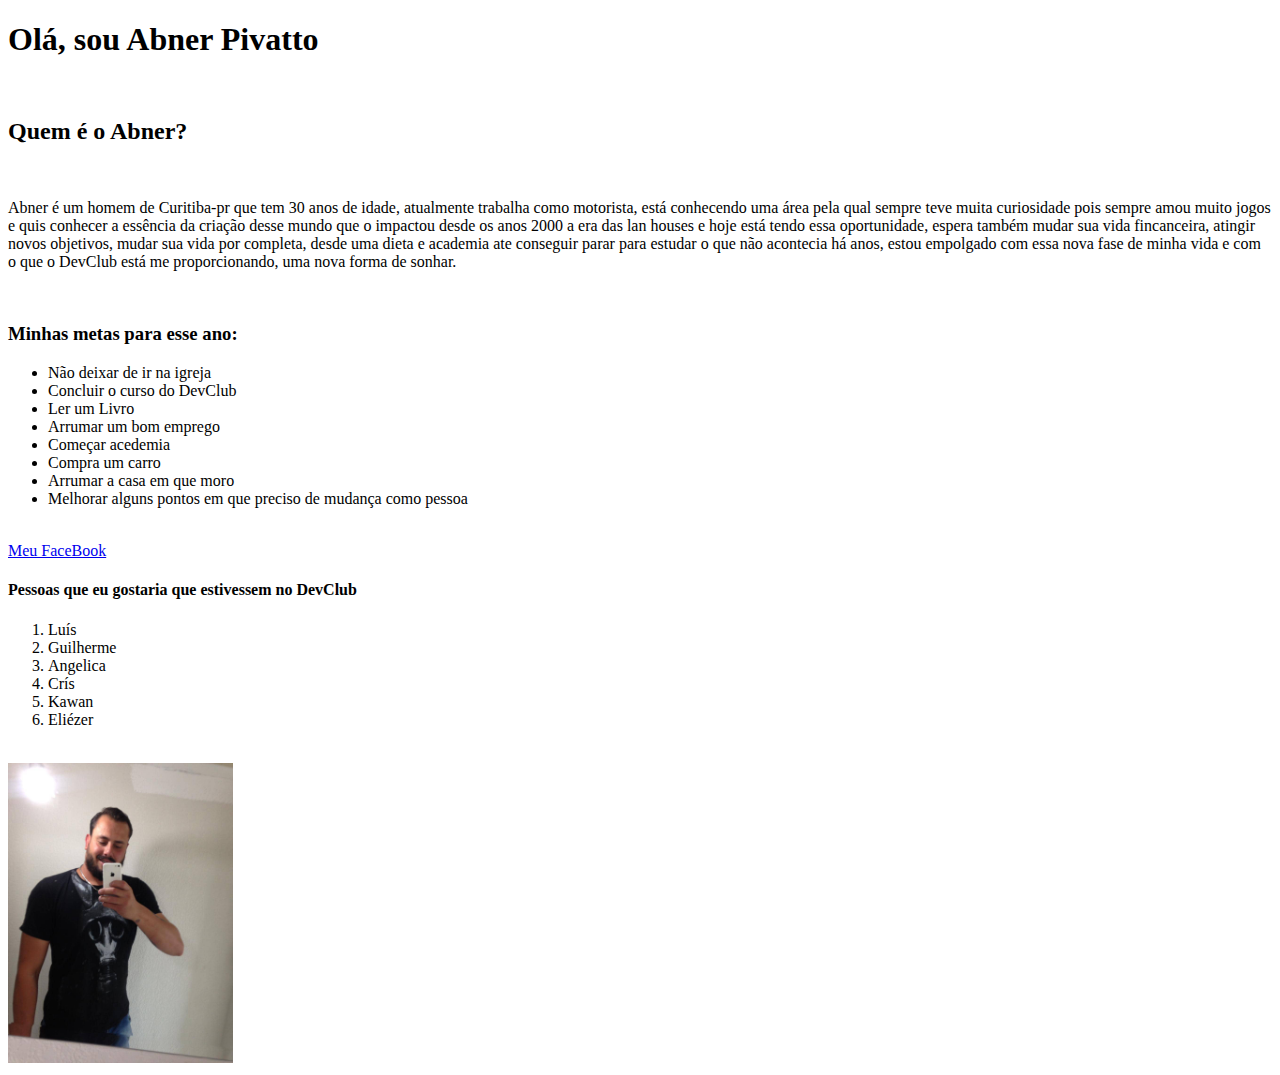
<file: Primeiro contato com Vs/Desafio1.html>
<!DOCTYPE html>
<html lang="pt-br">

<head>
    <meta charset="UTF-8" />
    <meta http-equiv="X-UA-Compatible" content="IE=edge" />
    <meta name="viewport" content="width=device-width, initial-scale=1.0" />
    <title>Quem sou eu!</title>
</head>

<body>
    <h1>Olá, sou Abner Pivatto</h1>
    <br />
    <h2>Quem é o Abner?</h2>
    <br />
    <p>
        Abner é um homem de Curitiba-pr que tem 30 anos de idade, atualmente
        trabalha como motorista, está conhecendo uma área pela qual sempre teve
        muita curiosidade pois sempre amou muito jogos e quis conhecer a essência
        da criação desse mundo que o impactou desde os anos 2000 a era das lan
        houses e hoje está tendo essa oportunidade, espera também mudar sua vida
        fincanceira, atingir novos objetivos, mudar sua vida por completa, desde
        uma dieta e academia ate conseguir parar para estudar o que não acontecia
        há anos, estou empolgado com essa nova fase de minha vida e com o que o
        DevClub está me proporcionando, uma nova forma de sonhar.
    </p>

    <br/>

    <h3>Minhas metas para esse ano:</h3>
    <ul>
        <li>Não deixar de ir na igreja</li>
        <li>Concluir o curso do DevClub</li>
        <li>Ler um Livro</li>
        <li>Arrumar um bom emprego</li>
        <li>Começar acedemia</li>
        <li>Compra um carro</li>
        <li>Arrumar a casa em que moro</li>
        <li>Melhorar alguns pontos em que preciso de mudança como pessoa</li>
    </ul>

    <br />

    <a href="https://www.facebook.com/abner.pivatto" target="_blank">Meu FaceBook</a>

    <br />

    <h4>Pessoas que eu gostaria que estivessem no DevClub</h4>
    <ol>
        <li>Luís</li>
        <li>Guilherme</li>
        <li>Angelica</li>
        <li>Crís</li>
        <li>Kawan</li>
        <li>Eliézer</li>
    </ol>

    <br />

    <img src="./eu1.jpg" alt="foto-de-abner" height="300px" />
</body>

</html>
</file>
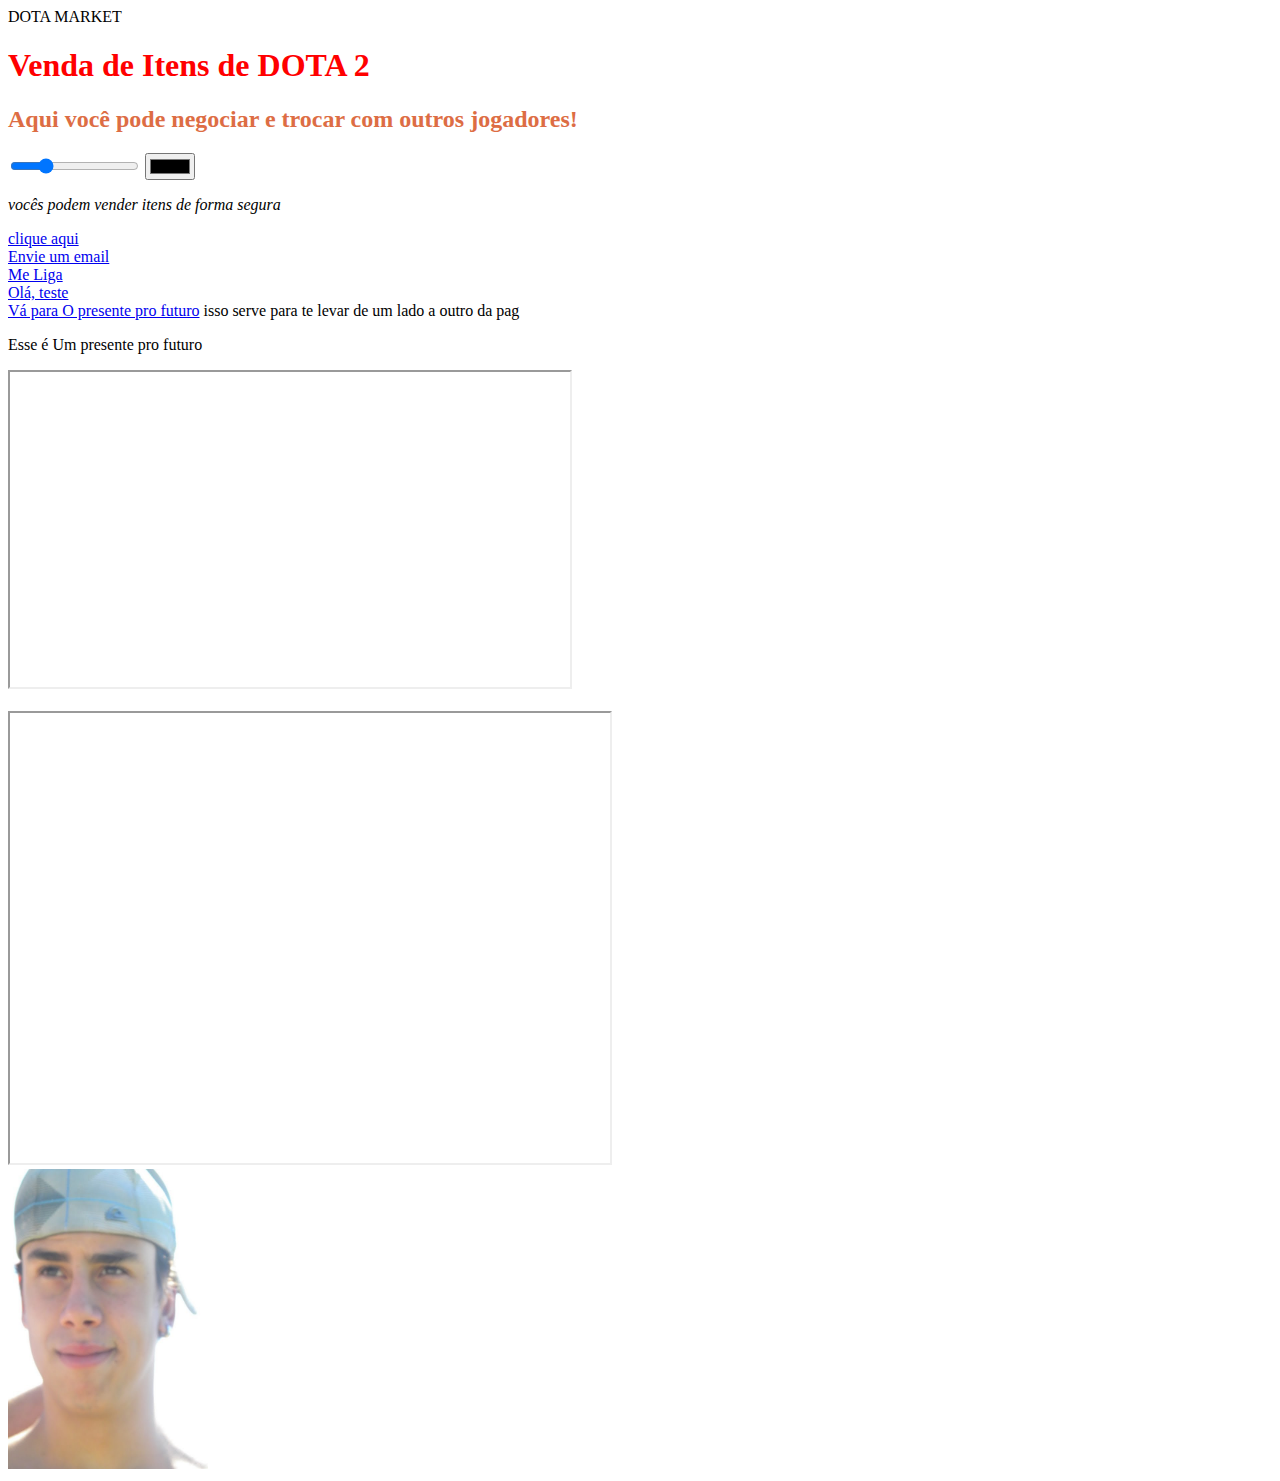
<file: Primeiro contato com Vs/DevClub.html>
<!DOCTYPE html>

<html lang= "pt-br"> </html>


<head>DOTA MARKET
    
    <title>DOTA MARKET</title>

    <link rel="stylesheet" href="./styless.css">

</head>



     <br> 
    
    <h1>Venda de Itens de DOTA 2</h1> 
    
    <h2>Aqui você pode negociar e trocar  com outros jogadores!</h2>
    
    <input type="range" min="100" max="500" value="200" />
    
    <input type="color" />
    
    <p><i>vocês podem vender itens de forma segura</i></p> 
      
     <a href="https://www.google.com/" target="_blank"> clique aqui </a>
     
     <br>
     
     <a href="mailto:abnerpivatto@gmail.com">Envie um email</a>
    
     <br>
    
    <a href="tel:+5541988318773">Me Liga </a> 
    
    <br>

    <a href="./teste.html"target="_blank">Olá, teste</a>

    <br>

    <a href="#Um presente pro futuro"> Vá para O presente pro futuro</a>
       isso serve para te levar de um lado a outro
        da pag
    <p id="Um presente pro futuro"> Esse é Um presente pro futuro</p>

    <iframe width="560" height="315" 
    src="https://www.youtube.com/embed/UveMYzBgjL4" 
    title="YouTube video player" 
    frameborder="10" 
    allow="accelerometer; autoplay; clipboard-write; encrypted-media; gyroscope; picture-in-picture; web-share" 
    allowfullscreen>
    </iframe>
    <br>
    
    <br>
    
    <iframe src="https://www.google.com/maps/embed?pb=!1m18!1m12!1m3!1d3604.095379067227!2d-49.3279034843727!3d-25.401617737994297!2m3!1f0!2f0!3f0!3m2!1i1024!2i768!4f13.1!3m3!1m2!1s0x94dce1a797387eb3%3A0x43a8619230ee1a49!2sR.%20Marchanjo%20Bianchini%2C%20122%20-%20Santa%20Felicidade%2C%20Curitiba%20-%20PR%2C%2082020-560!5e0!3m2!1spt-BR!2sbr!4v1677537389013!5m2!1spt-BR!2sbr" 
    width="600" 
    height="450" 
    style="border:10;" 
    allowfullscreen="" 
    loading="lazy" 
    referrerpolicy="no-referrer-when-downgrade">
    </iframe>
   
    </br>
   
    <img 
src="./eu.jpg"
alt="foto-do-abner"
height="300px"
width="200px" />
 

    </body>
</file>
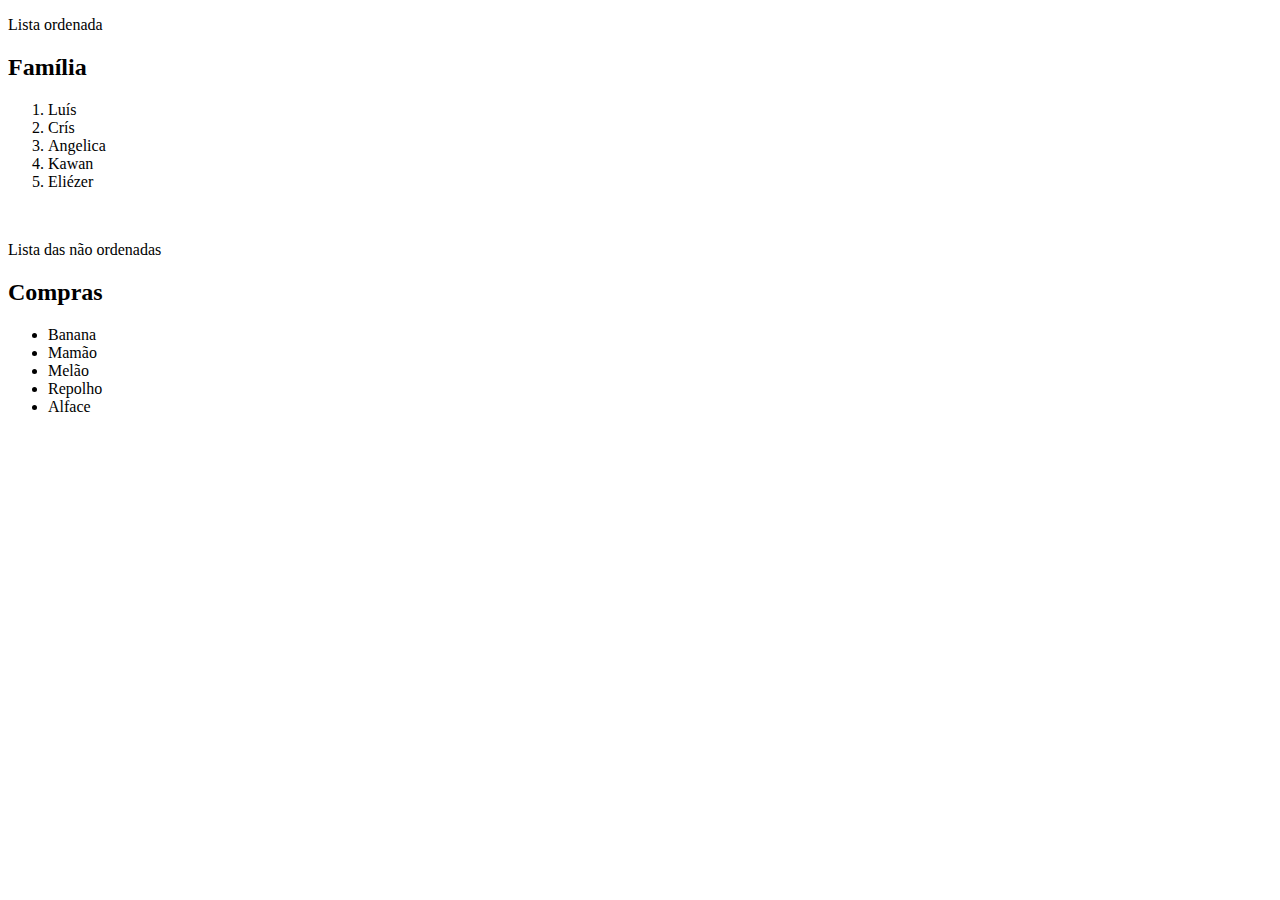
<file: Primeiro contato com Vs/Listas.html>
<!DOCTYPE html>
<html lang="pt-br">
<head>
    <meta charset="UTF-8">
    <meta http-equiv="X-UA-Compatible" content="IE=edge">
    <meta name="viewport" content="width=device-width, initial-scale=1.0">
    <title>Document</title>
</head>
<body>
    <p>Lista ordenada</p>
    <h2>Família</h2>

<ol>
 <li>Luís</li>
 <li>Crís</li>
 <li>Angelica</li>
 <li>Kawan</li>
 <li>Eliézer</li>   
</ol> 

<br>
<p>Lista das não ordenadas</p>
<h2>Compras</h2>
<ul>
    <li>Banana</li>
    <li>Mamão</li>
    <li>Melão</li>
    <li>Repolho</li>
    <li>Alface</li>
</ul>
</body>
</html>
</file>
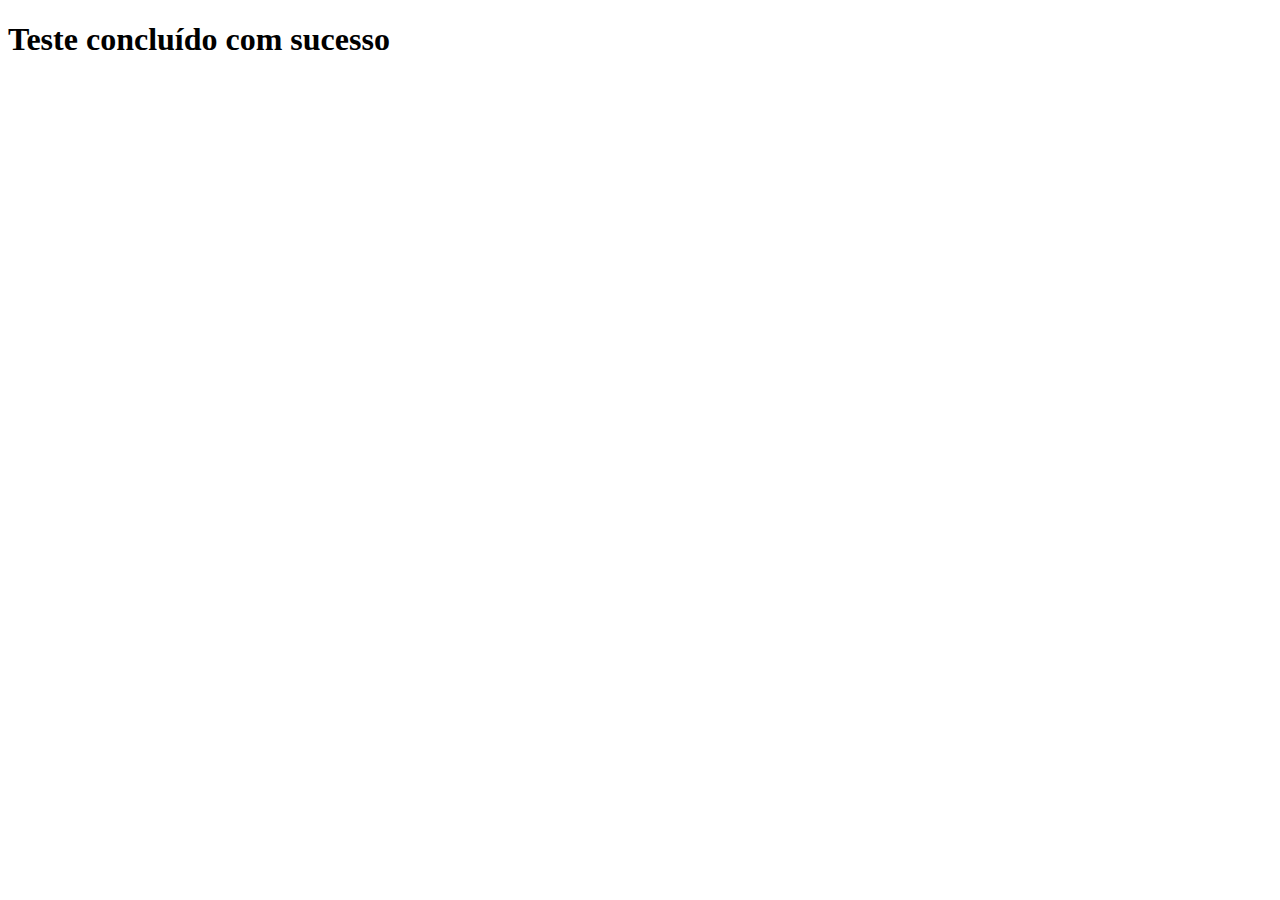
<file: Primeiro contato com Vs/Teste.html>
<!DOCTYPE html>
<html lang="pt-br">
<head>
    <meta charset="UTF-8">
    <meta http-equiv="X-UA-Compatible" content="IE=edge">
    <meta name="viewport" content="width=device-width, initial-scale=1.0">
    <title>Document</title>
</head>
<body>
    <h1>Teste concluído com sucesso</h1>
    
</body>
</html>
</file>
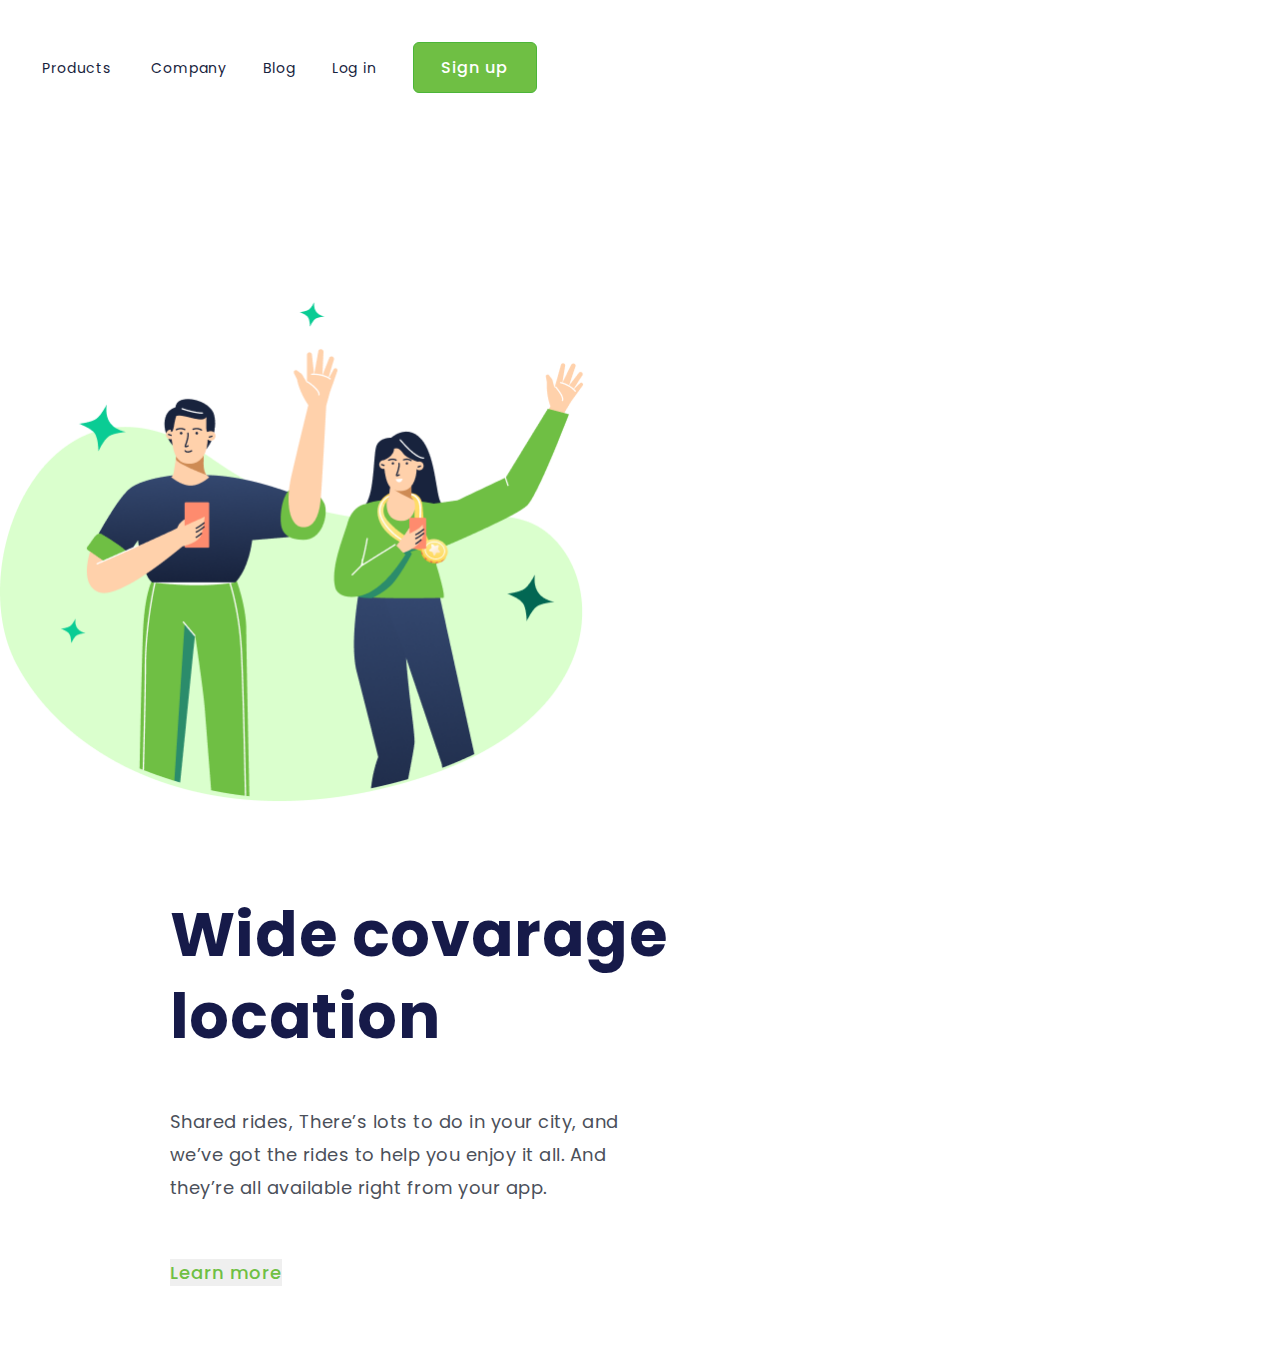
<file: Primeiro Projeto DevClub/Desafio.html>
<!DOCTYPE html>
<html lang="pt-br">
<head>
    <meta charset="UTF-8">
    <meta http-equiv="X-UA-Compatible" content="IE=edge">
    <meta name="viewport" content="width=device-width, initial-scale=1.0">
    <title>Wide Coverage Location</title>
    <link rel="stylesheet" href="./Desafio.css">
    <link rel="preconnect" href="https://fonts.googleapis.com">
<link rel="preconnect" href="https://fonts.gstatic.com" crossorigin>
<link href="https://fonts.googleapis.com/css2?family=Poppins:wght@400;500;700&display=swap" rel="stylesheet">
<body>
    <header>
        <a class="link-header">Products</a>
        <a class="link-header1">Company</a>
        <a class="link-header1">Blog</a>
        <a class="link-header1">Log in</a>
        <button class="button-header">Sign up</button>
    </header>

    <main>

        <img src="../Img/desafio1.png" alt="Wide-Covarage-Location-logo" class="logo-image"> 
    
        <section>
           <h1>Wide covarage location</h1>
           <p>Shared rides, There’s lots to do in your city, and we’ve got the rides to help you enjoy it all. And they’re all available right from your app.</p> 
           <button class="button-main">Learn more</button>

         </section>
    </main>
</body>
</html>
</file>
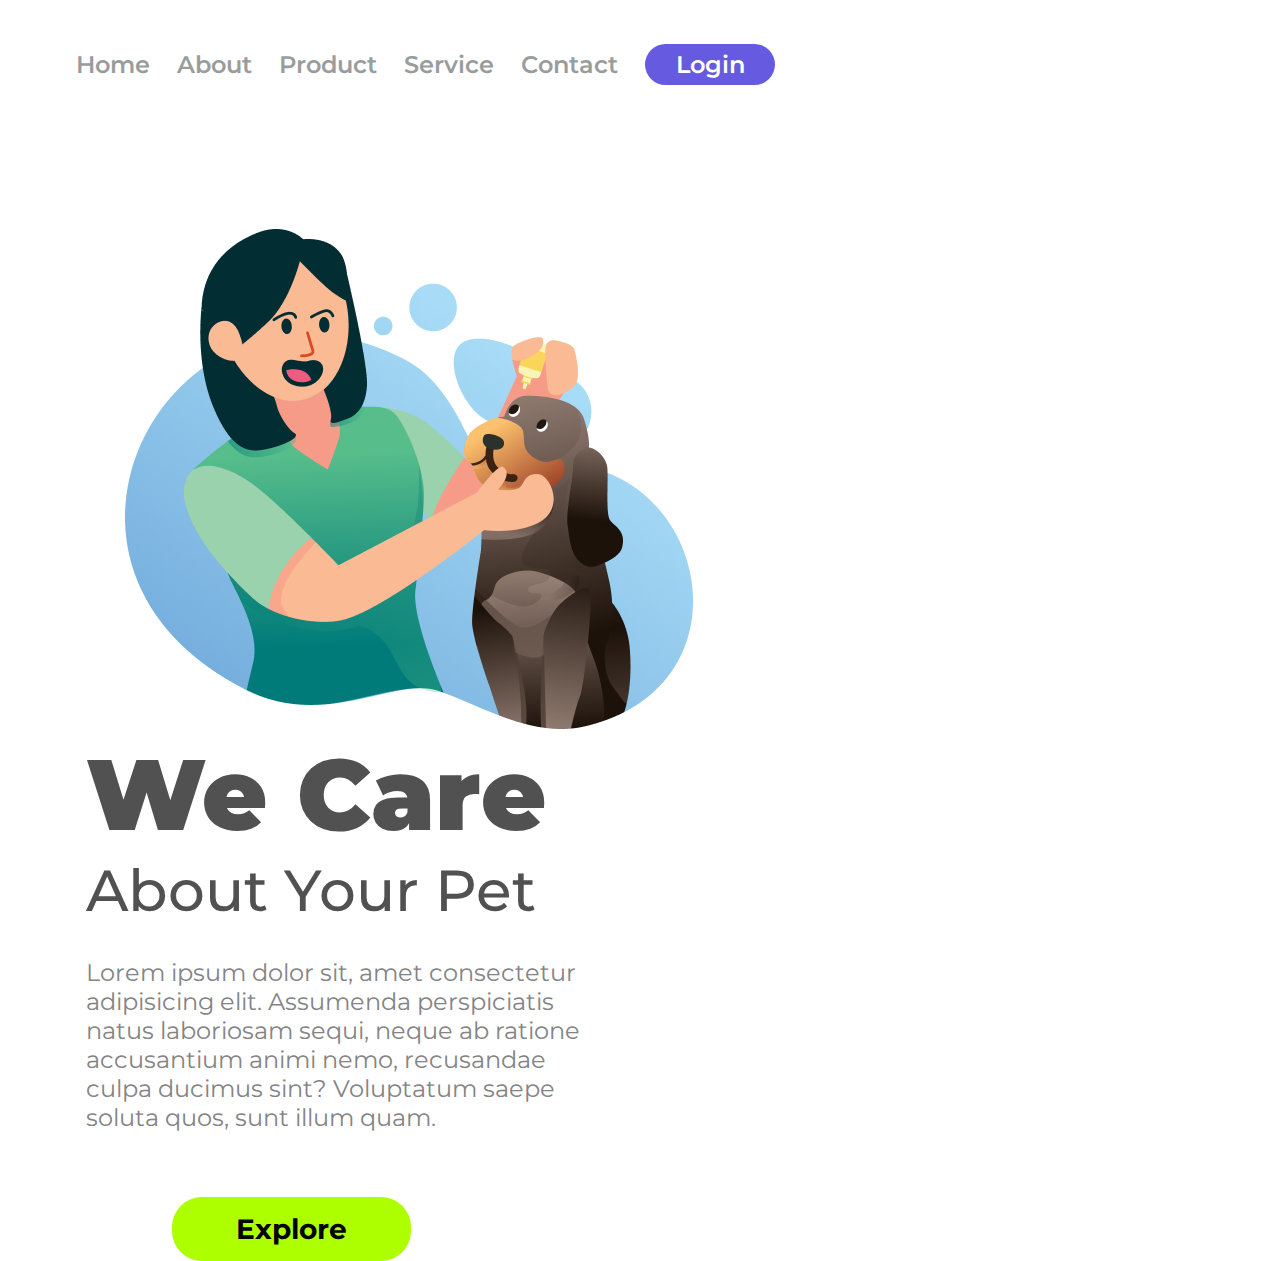
<file: Primeiro Projeto DevClub/Wecare.html>
<!DOCTYPE html>
<html lang="pt-br">
<head>
    <meta charset="UTF-8">
    <meta http-equiv="X-UA-Compatible" content="IE=edge">
    <meta name="viewport" content="width=device-width, initial-scale=1.0">
    <title>We Care</title>
    <link rel="stylesheet" href="./Wecare.css">
    <link rel="preconnect" href="https://fonts.googleapis.com">
    <link rel="preconnect" href="https://fonts.gstatic.com" crossorigin>
    <link href="https://fonts.googleapis.com/css2?family=Montserrat:wght@400;500;600;700;900&display=swap" rel="stylesheet">
</head>
<body>
    
    <header>
        <a class="link-header">Home</a>
        <a class="link-header">About</a>
        <a class="link-header">Product</a>
        <a class="link-header">Service</a>
        <a class="link-header">Contact</a>
        <button class="button-header">Login</button>
    </header>
    
    <main>

        <img src="../Img/Illustration 2.png" alt="We-Care-Logo" class="logo-image">
            
        <section>
            <h1>We Care</h1>
            <h2>About Your Pet</h2>
            <p>Lorem ipsum dolor sit, amet consectetur adipisicing elit. Assumenda perspiciatis natus laboriosam sequi, neque ab ratione accusantium animi nemo, recusandae culpa ducimus sint? Voluptatum saepe soluta quos, sunt illum quam.</p>
            <button class="button-main">Explore</button>
        </section>
    </main>
</body>
</html>
</file>
<file: Primeiro contato com Vs/styless.css>
h1 { color: red; } 

    h2 {color:rgb(221, 109, 68); }
</file>
<file: Primeiro Projeto DevClub/Desafio.css>
* {
    font-family:'Poppins', sans-serif;
    margin: 0;
    padding: 0;
    box-sizing: border-box; }
     

    header {
        margin: 42px 0 209px 42px }
    

    .logo-image {
        width: 595.18px;
        height: 500px;
        display: inline-block; 
        border-right: 84.82px; }
    

    .link-header {
        font-weight: 400;
        font-size: 14px;
        line-height: 21px;
        text-align: center;
        letter-spacing: 0.875px;
        margin-right: 36px;
        cursor: pointer;
        color: #17233D; }

    .link-header1 {
        font-weight: 400;
        font-size: 14px;
        line-height: 21px;
        text-align: center;
        letter-spacing: 0.875px;
        margin-right: 32px;
        cursor: pointer;
        color: #17233D; }
        

    .button-header {
        border-radius: 6px;
        font-weight: 500;
        font-size: 16px;
        background: #6FBF44;
        border: 1px solid #4CB538; 
        font-weight: 500;
        font-size: 16px;
        line-height: 24px;
        letter-spacing: 1px;
        color: #FFFFFF; 
        cursor: pointer;
        width: 124px;
        height: 51px;
        border-radius: 6px; }

    section {
        display: inline-block;
        margin: 84.98px; } 

    h1 {
        font-weight: 700;
        font-size: 62px;
        line-height: 82px;
        letter-spacing: 0.596154px;
        margin-left: 110.1px;
        color: #161A49; 
        width: 582px;
        height: 164px;
        margin-left: 84.82px; }
         
    p {
        font-weight: 400;
        font-size: 18px;
        line-height: 33px;
        letter-spacing: 0.5px;
        color: #4B505A; 
        width: 493px;
        height: 99px;
        left: 801px;
        top: 553px; 
        margin-left: 84.82px;
        margin-top:47px }
                    

    .button-main {
        font-weight: 500;
        font-size: 18px;
        line-height: 27px;
        letter-spacing: 1px;
        margin-left: 84.82px;
        border:none;
        margin-top: 55px;
        cursor: pointer;
        color: #6FBF44; }

    

  

@media screen and (max-width: 900px) {

        .logo-image {
                width: 90%;
                height: auto;
                display: block;
                border-right: 39px;
                position: absolute;
                margin: 176px 25px; }
           
        .link-header1 {
            position: relative;
            width: 91px;
            height: 31px;
            margin: 17px 15px 76px 284px; 
            display: none; }
 

        .link-header {
            position: relative;
            width: 91px;
            height: 31px; 
            margin: 17px 15px 76px 284px;
            display: none; }

        .button-header {
            position: relative;
            width: 91px;
            height: 31px;
            margin: 17px 15px 76px 284px; }

        h1 {
            font-size: 30px;
            line-height: 30px;
            width: auto;
            text-align: center;
            letter-spacing: 0.596154px;
            margin-top: -330px;
            display: block;
            margin-left: -8px; }


        p {
             font-size: 18px;
            line-height: 33px;
            letter-spacing: 0.5px;
            color: #4B505A;
            width: 215px;
            left: 801px;
            top: 553px;
            margin-left: 19.82px;
            margin-top: -75px;
            text-align: center; }
           
        header {
            margin-top: 5px;
        }
    
        .button-main {
            font-size: 18px;
            line-height: 27px;
            width: 112px;
            height: 27px;
            margin-top: 152px;
            margin-left: 66px;
            letter-spacing: 0px; } }
</file>
<file: Primeiro Projeto DevClub/Wecare.css>
* { 
    font-family: 'Montserrat', sans-serif; 
    margin: 0;
    padding : 0; 
    box-sizing: border-box; }

    header {
    margin: 44px 0 144px 76px }


  .logo-image {
    width: 568px;
    height: 500px; 
    margin-left: 125px; 
    margin-right: 86px;
    display: inline-block; }

   .link-header { 
    font-weight: 600;
    font-size: 24px;
    line-height: 29px;
    cursor: pointer;
    margin-right: 23px; 
    color: #989D9C; }

    .button-header {
    border-radius: 20.5px;
    width: 130px;
    height: 41px;
    border: none;
    font-weight: 600;
    font-size: 24px;
    line-height: 29px;
    color: #FFFFFF;
    cursor:pointer;
    background: #665AE1; } 

    section {
    display: inline-block;
    margin-left: 86px; }

    h1 {
        font-weight: 900;
        font-size: 100px;
        line-height: 122px;
        color: #515151; }

    h2 {
    font-weight: 500;
    font-size: 58px;
    line-height: 71px;
    color: #515151; }

    p {
    font-weight: 400;
    font-size: 24px;
    line-height: 29px;
    width: 515px;
    margin-top: 32px;
    color: #848484; }

    .button-main {
    border-radius: 30px;
    font-weight: 700;
    font-size: 28px;
    line-height: 34px;
    width: 239px;
    height: 64px;
    border: none;
    cursor:pointer;
    margin-left: 86px ;
    margin-top: 65px ;
    background: #ADFF00;
    color: #000000; }


  
  @media screen and (max-width: 900px) {
    
    .logo-image {
      width: 100%;
      height: 50%;
      padding: 0;
      margin: 0 ; 
      position: static;
      max-width: 90%; }

    header {
      display: none; }

     p {
      display: none; }
     

    h1 {
      font-weight: 900;
      font-size: 50px;
      line-height: 61px; 
      text-align: center;
      margin-bottom: 7px; }

    h2 {
      font-weight: 500;
      font-size: 30px;
      line-height: 37px;
      text-align: center;
      margin-bottom: 17px; }
    
    img {
      width: 354px;
      height: 317px;
      display: block;
      position: static;
      margin: 149px 22px 334px 14px; }

    .button-main {
      margin: 0 auto;
      display: block; } }
</file>
